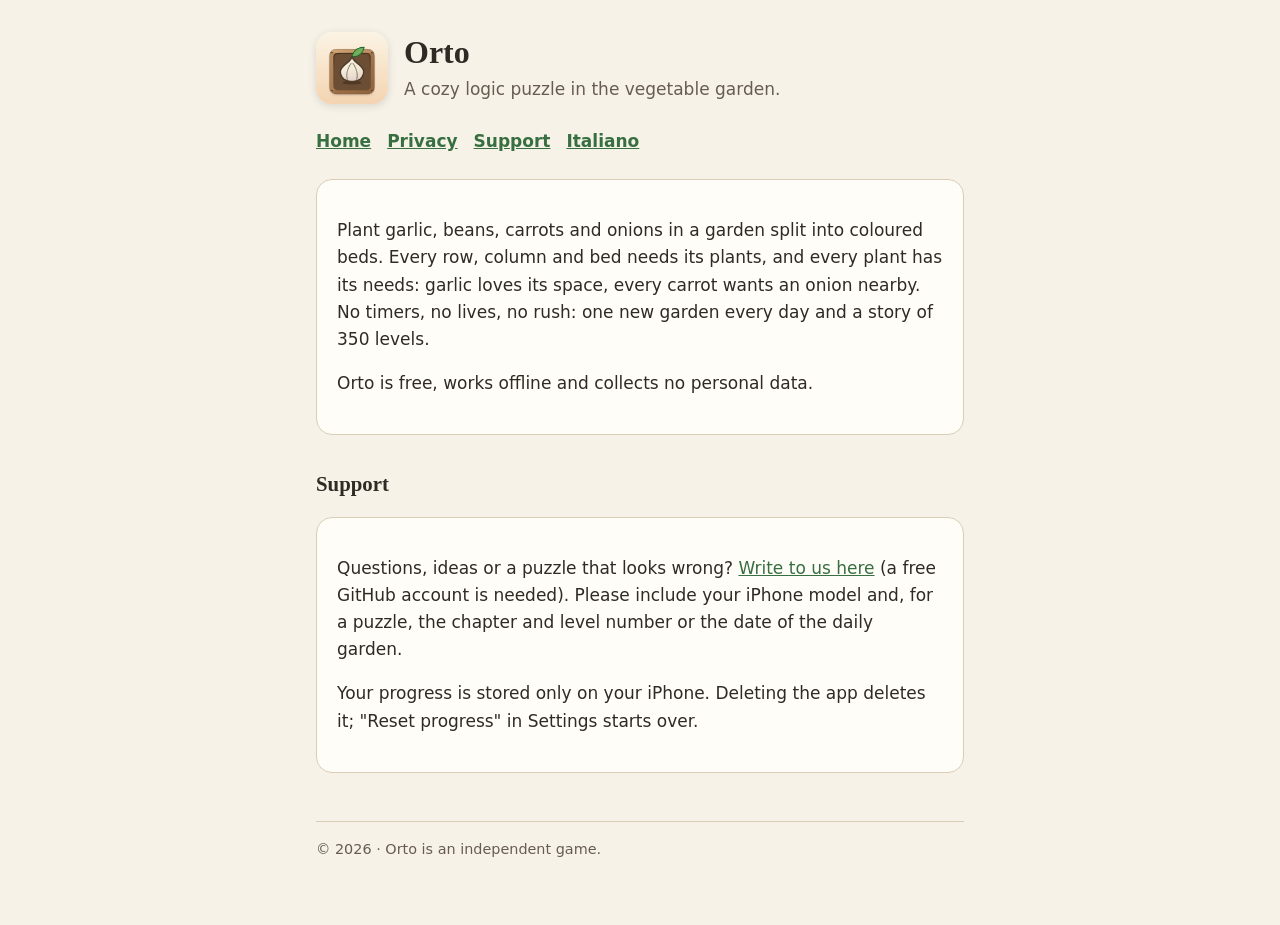
<file: index.html>
<!doctype html>
<html lang="en">
<head>
<meta charset="utf-8">
<meta name="viewport" content="width=device-width, initial-scale=1">
<title>Orto: Garden Logic Puzzle</title>
<meta name="description" content="A cozy logic puzzle in the vegetable garden.">
<link rel="icon" href="icon.png">
<link rel="stylesheet" href="style.css">
</head>
<body><main>
<header><img src="icon.png" alt=""><div><h1>Orto</h1><p class="tagline">A cozy logic puzzle in the vegetable garden.</p></div></header>
<nav><a href="./">Home</a><a href="privacy.html">Privacy</a><a href="./#support">Support</a><a href="it/">Italiano</a></nav>
<div class="card"><p>Plant garlic, beans, carrots and onions in a garden split into coloured beds. Every row, column and bed needs its plants, and every plant has its needs: garlic loves its space, every carrot wants an onion nearby. No timers, no lives, no rush: one new garden every day and a story of 350 levels.</p>
<p>Orto is free, works offline and collects no personal data.</p></div>
<h2 id="support">Support</h2>
<div class="card"><p>Questions, ideas or a puzzle that looks wrong? <a href="https://github.com/omedivad/orto-app/issues">Write to us here</a> (a free GitHub account is needed). Please include your iPhone model and, for a puzzle, the chapter and level number or the date of the daily garden.</p>
<p>Your progress is stored only on your iPhone. Deleting the app deletes it; "Reset progress" in Settings starts over.</p></div>
<footer>© 2026 · Orto is an independent game.</footer>
</main></body>
</html>
</file>
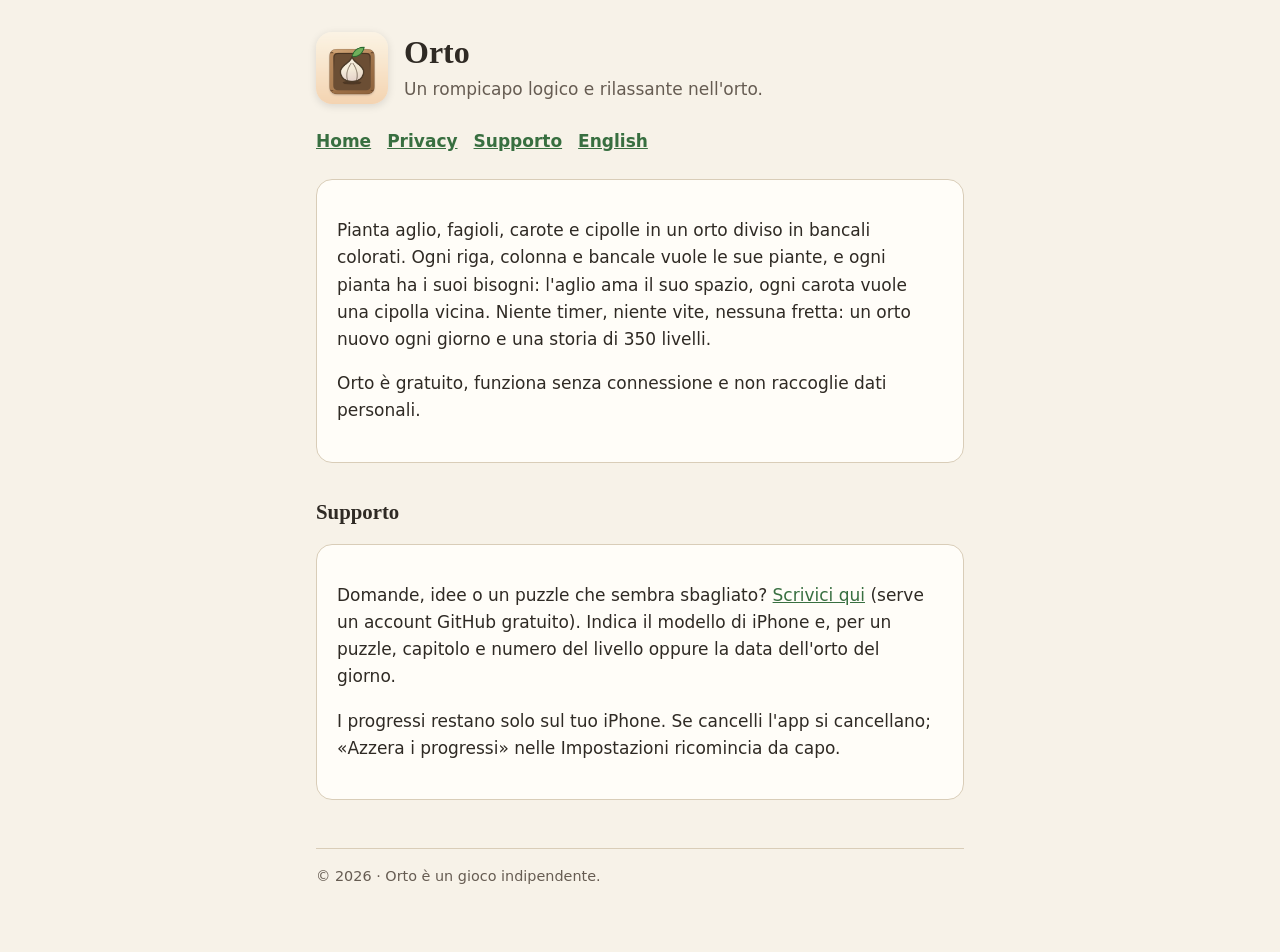
<file: it/index.html>
<!doctype html>
<html lang="it">
<head>
<meta charset="utf-8">
<meta name="viewport" content="width=device-width, initial-scale=1">
<title>Orto: puzzle logico dell'orto</title>
<meta name="description" content="Un rompicapo logico e rilassante nell'orto.">
<link rel="icon" href="../icon.png">
<link rel="stylesheet" href="../style.css">
</head>
<body><main>
<header><img src="../icon.png" alt=""><div><h1>Orto</h1><p class="tagline">Un rompicapo logico e rilassante nell'orto.</p></div></header>
<nav><a href="./">Home</a><a href="privacy.html">Privacy</a><a href="./#support">Supporto</a><a href="../">English</a></nav>
<div class="card"><p>Pianta aglio, fagioli, carote e cipolle in un orto diviso in bancali colorati. Ogni riga, colonna e bancale vuole le sue piante, e ogni pianta ha i suoi bisogni: l'aglio ama il suo spazio, ogni carota vuole una cipolla vicina. Niente timer, niente vite, nessuna fretta: un orto nuovo ogni giorno e una storia di 350 livelli.</p>
<p>Orto è gratuito, funziona senza connessione e non raccoglie dati personali.</p></div>
<h2 id="support">Supporto</h2>
<div class="card"><p>Domande, idee o un puzzle che sembra sbagliato? <a href="https://github.com/omedivad/orto-app/issues">Scrivici qui</a> (serve un account GitHub gratuito). Indica il modello di iPhone e, per un puzzle, capitolo e numero del livello oppure la data dell'orto del giorno.</p>
<p>I progressi restano solo sul tuo iPhone. Se cancelli l'app si cancellano; «Azzera i progressi» nelle Impostazioni ricomincia da capo.</p></div>
<footer>© 2026 · Orto è un gioco indipendente.</footer>
</main></body>
</html>
</file>
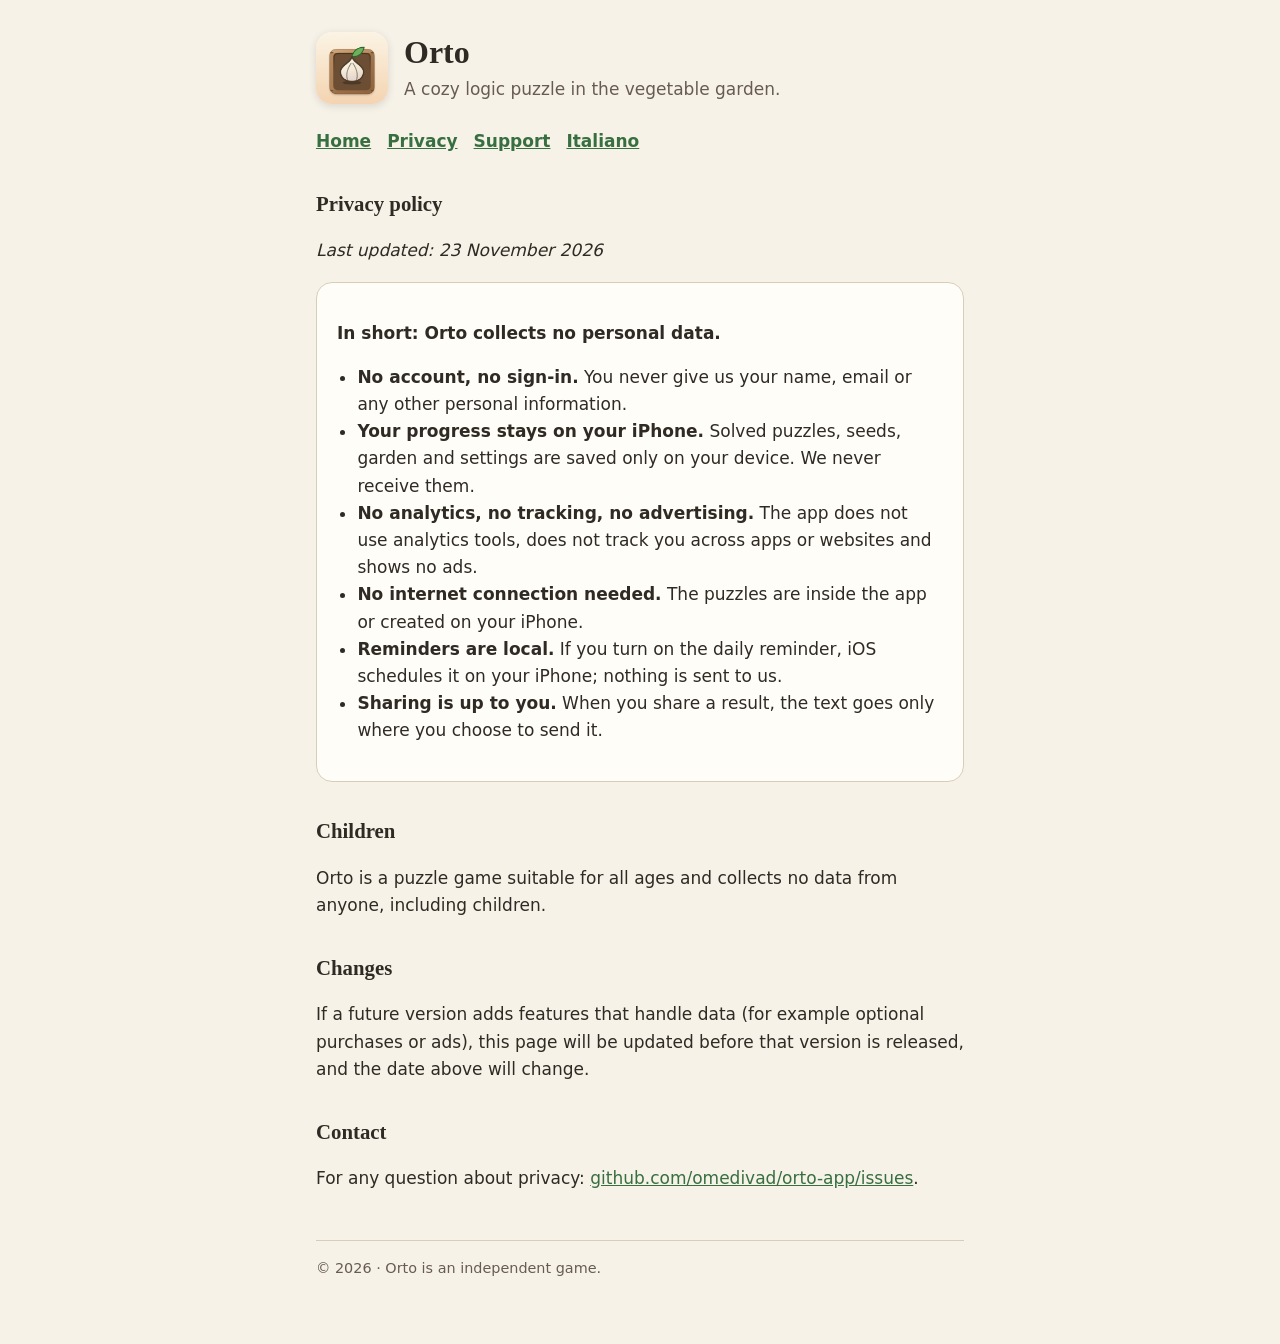
<file: privacy.html>
<!doctype html>
<html lang="en">
<head>
<meta charset="utf-8">
<meta name="viewport" content="width=device-width, initial-scale=1">
<title>Privacy policy · Orto</title>
<meta name="description" content="A cozy logic puzzle in the vegetable garden.">
<link rel="icon" href="icon.png">
<link rel="stylesheet" href="style.css">
</head>
<body><main>
<header><img src="icon.png" alt=""><div><h1>Orto</h1><p class="tagline">A cozy logic puzzle in the vegetable garden.</p></div></header>
<nav><a href="./">Home</a><a href="privacy.html">Privacy</a><a href="./#support">Support</a><a href="it/privacy.html">Italiano</a></nav>
<h2>Privacy policy</h2><p><em>Last updated: 23 November 2026</em></p>
<div class="card">
<p><strong>In short: Orto collects no personal data.</strong></p>
<ul>
<li><strong>No account, no sign-in.</strong> You never give us your name, email or any other personal information.</li>
<li><strong>Your progress stays on your iPhone.</strong> Solved puzzles, seeds, garden and settings are saved only on your device. We never receive them.</li>
<li><strong>No analytics, no tracking, no advertising.</strong> The app does not use analytics tools, does not track you across apps or websites and shows no ads.</li>
<li><strong>No internet connection needed.</strong> The puzzles are inside the app or created on your iPhone.</li>
<li><strong>Reminders are local.</strong> If you turn on the daily reminder, iOS schedules it on your iPhone; nothing is sent to us.</li>
<li><strong>Sharing is up to you.</strong> When you share a result, the text goes only where you choose to send it.</li>
</ul>
</div>
<h2>Children</h2><p>Orto is a puzzle game suitable for all ages and collects no data from anyone, including children.</p>
<h2>Changes</h2><p>If a future version adds features that handle data (for example optional purchases or ads), this page will be updated before that version is released, and the date above will change.</p>
<h2>Contact</h2><p>For any question about privacy: <a href="https://github.com/omedivad/orto-app/issues">github.com/omedivad/orto-app/issues</a>.</p>
<footer>© 2026 · Orto is an independent game.</footer>
</main></body>
</html>
</file>
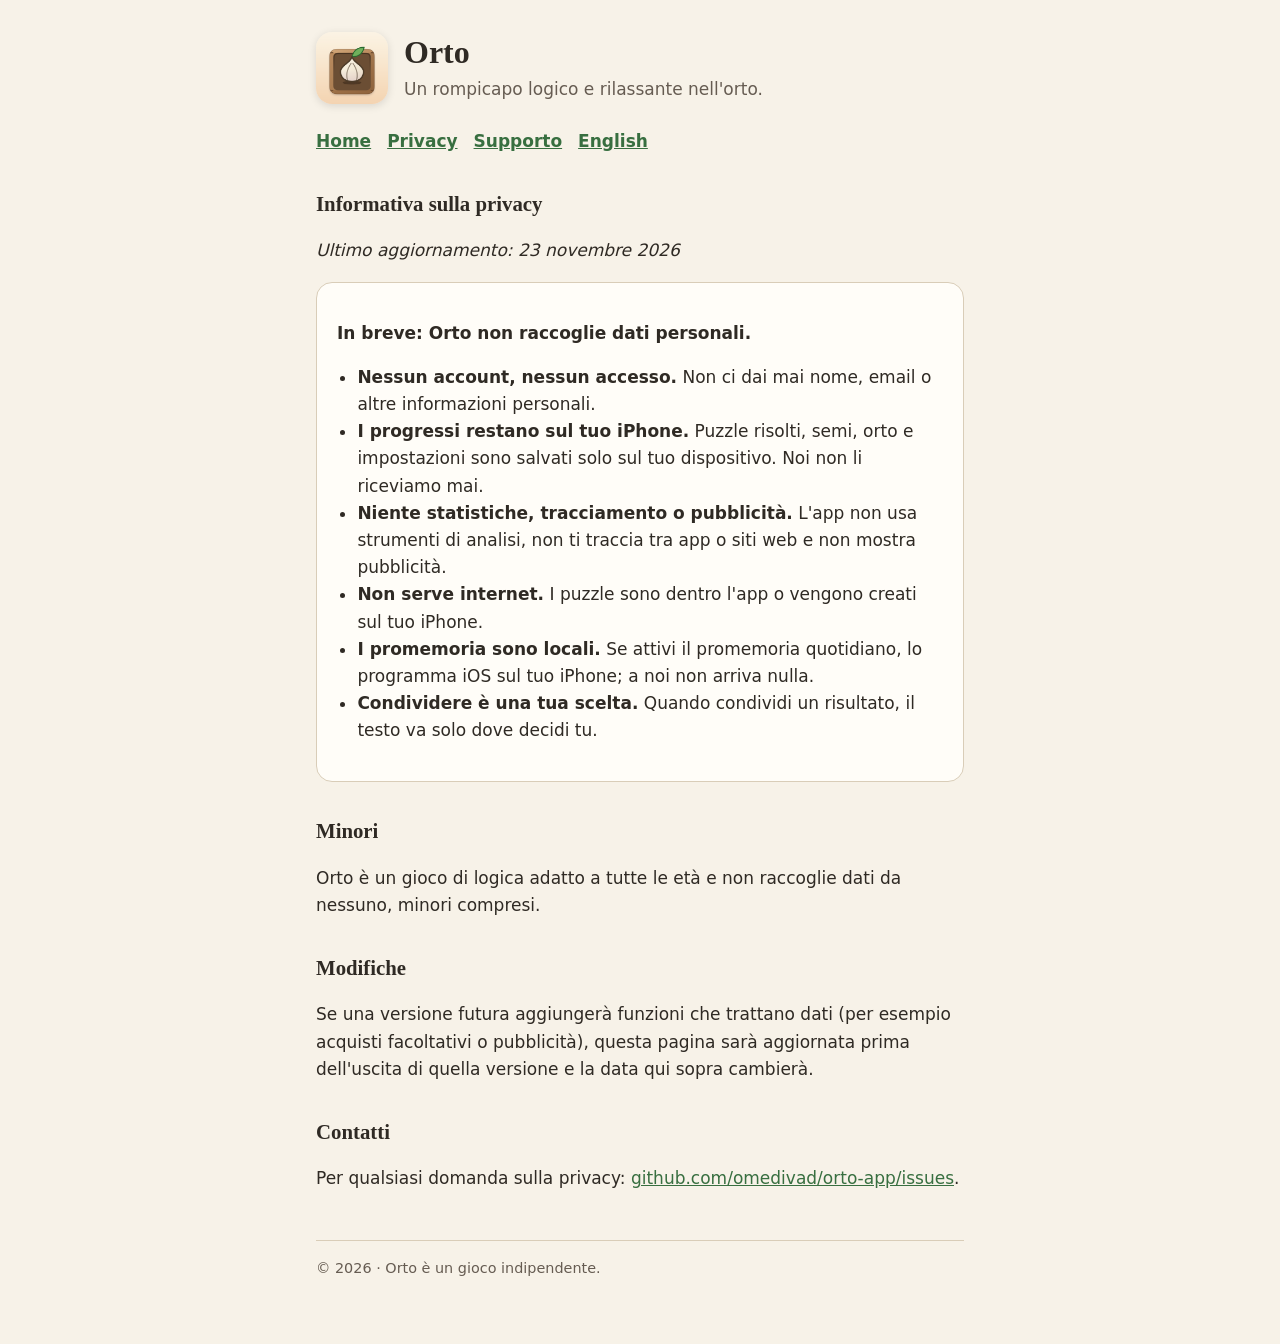
<file: it/privacy.html>
<!doctype html>
<html lang="it">
<head>
<meta charset="utf-8">
<meta name="viewport" content="width=device-width, initial-scale=1">
<title>Informativa sulla privacy · Orto</title>
<meta name="description" content="Un rompicapo logico e rilassante nell'orto.">
<link rel="icon" href="../icon.png">
<link rel="stylesheet" href="../style.css">
</head>
<body><main>
<header><img src="../icon.png" alt=""><div><h1>Orto</h1><p class="tagline">Un rompicapo logico e rilassante nell'orto.</p></div></header>
<nav><a href="./">Home</a><a href="privacy.html">Privacy</a><a href="./#support">Supporto</a><a href="../privacy.html">English</a></nav>
<h2>Informativa sulla privacy</h2><p><em>Ultimo aggiornamento: 23 novembre 2026</em></p>
<div class="card">
<p><strong>In breve: Orto non raccoglie dati personali.</strong></p>
<ul>
<li><strong>Nessun account, nessun accesso.</strong> Non ci dai mai nome, email o altre informazioni personali.</li>
<li><strong>I progressi restano sul tuo iPhone.</strong> Puzzle risolti, semi, orto e impostazioni sono salvati solo sul tuo dispositivo. Noi non li riceviamo mai.</li>
<li><strong>Niente statistiche, tracciamento o pubblicità.</strong> L'app non usa strumenti di analisi, non ti traccia tra app o siti web e non mostra pubblicità.</li>
<li><strong>Non serve internet.</strong> I puzzle sono dentro l'app o vengono creati sul tuo iPhone.</li>
<li><strong>I promemoria sono locali.</strong> Se attivi il promemoria quotidiano, lo programma iOS sul tuo iPhone; a noi non arriva nulla.</li>
<li><strong>Condividere è una tua scelta.</strong> Quando condividi un risultato, il testo va solo dove decidi tu.</li>
</ul>
</div>
<h2>Minori</h2><p>Orto è un gioco di logica adatto a tutte le età e non raccoglie dati da nessuno, minori compresi.</p>
<h2>Modifiche</h2><p>Se una versione futura aggiungerà funzioni che trattano dati (per esempio acquisti facoltativi o pubblicità), questa pagina sarà aggiornata prima dell'uscita di quella versione e la data qui sopra cambierà.</p>
<h2>Contatti</h2><p>Per qualsiasi domanda sulla privacy: <a href="https://github.com/omedivad/orto-app/issues">github.com/omedivad/orto-app/issues</a>.</p>
<footer>© 2026 · Orto è un gioco indipendente.</footer>
</main></body>
</html>
</file>
<file: style.css>
:root { --bg:#F7F2E8; --surface:#FFFDF8; --text:#2F2A24; --muted:#665C52; --primary:#386F40; --accent:#A9502C; --border:#D9CDB8; }
@media (prefers-color-scheme: dark) {
  :root { --bg:#1C1A17; --surface:#272420; --text:#F3EDE3; --muted:#B8AE9F; --primary:#8CC79A; --accent:#F0A27C; --border:#45403A; }
}
* { box-sizing: border-box; }
body { margin:0; background:var(--bg); color:var(--text); font:17px/1.6 -apple-system, BlinkMacSystemFont, "Segoe UI", system-ui, sans-serif; }
main { max-width: 680px; margin: 0 auto; padding: 32px 16px 64px; }
header { display:flex; align-items:center; gap:16px; margin-bottom: 24px; }
header img { width:72px; height:72px; border-radius:16px; box-shadow:0 2px 8px rgba(0,0,0,.12); }
h1 { font-family: "New York", ui-serif, Georgia, serif; font-size: 2rem; margin:0; line-height:1.2; }
h2 { font-family: "New York", ui-serif, Georgia, serif; font-size: 1.3rem; margin: 32px 0 8px; }
.tagline { color: var(--muted); margin: 4px 0 0; }
.card { background:var(--surface); border:1px solid var(--border); border-radius:16px; padding: 20px; margin: 16px 0; }
a { color: var(--primary); }
nav { display:flex; gap:16px; flex-wrap:wrap; margin: 8px 0 24px; font-weight:600; }
footer { color: var(--muted); font-size: .9rem; margin-top: 48px; border-top:1px solid var(--border); padding-top: 16px; }
ul { padding-left: 1.2em; }
</file>
